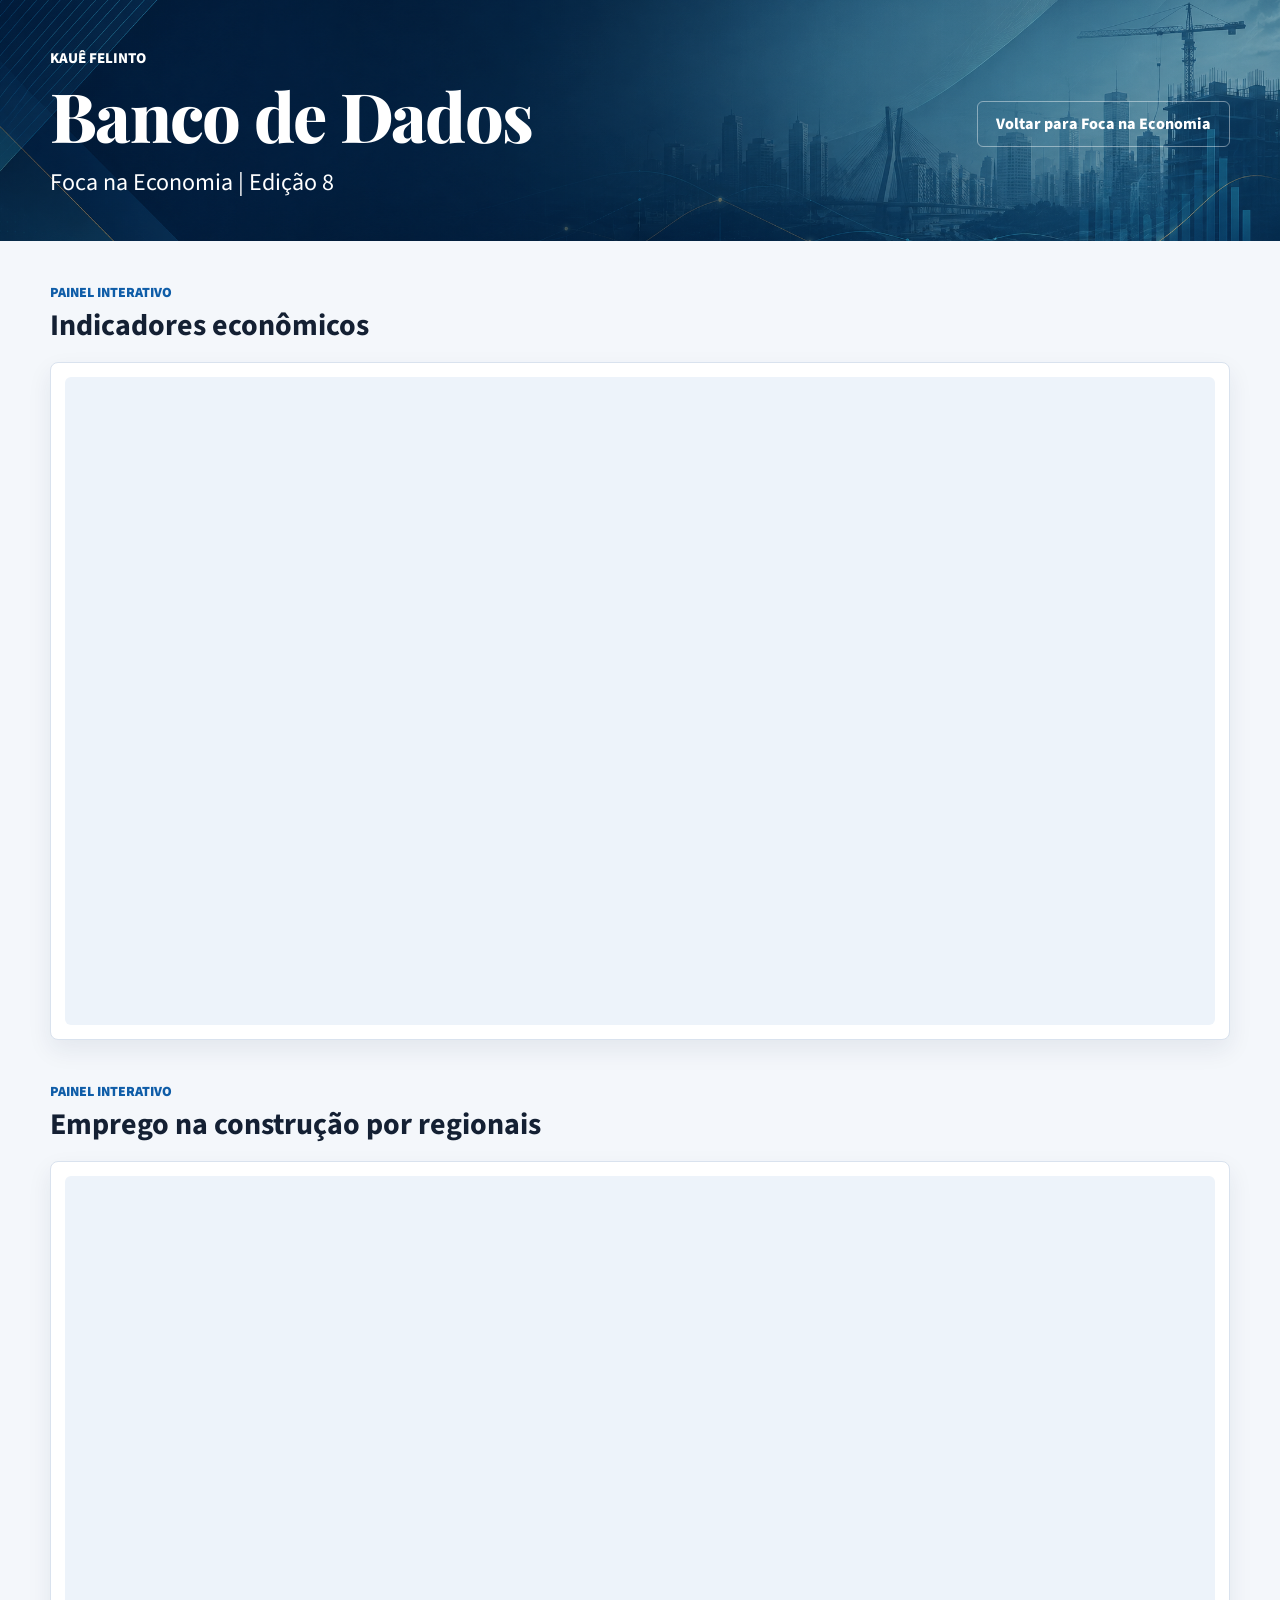
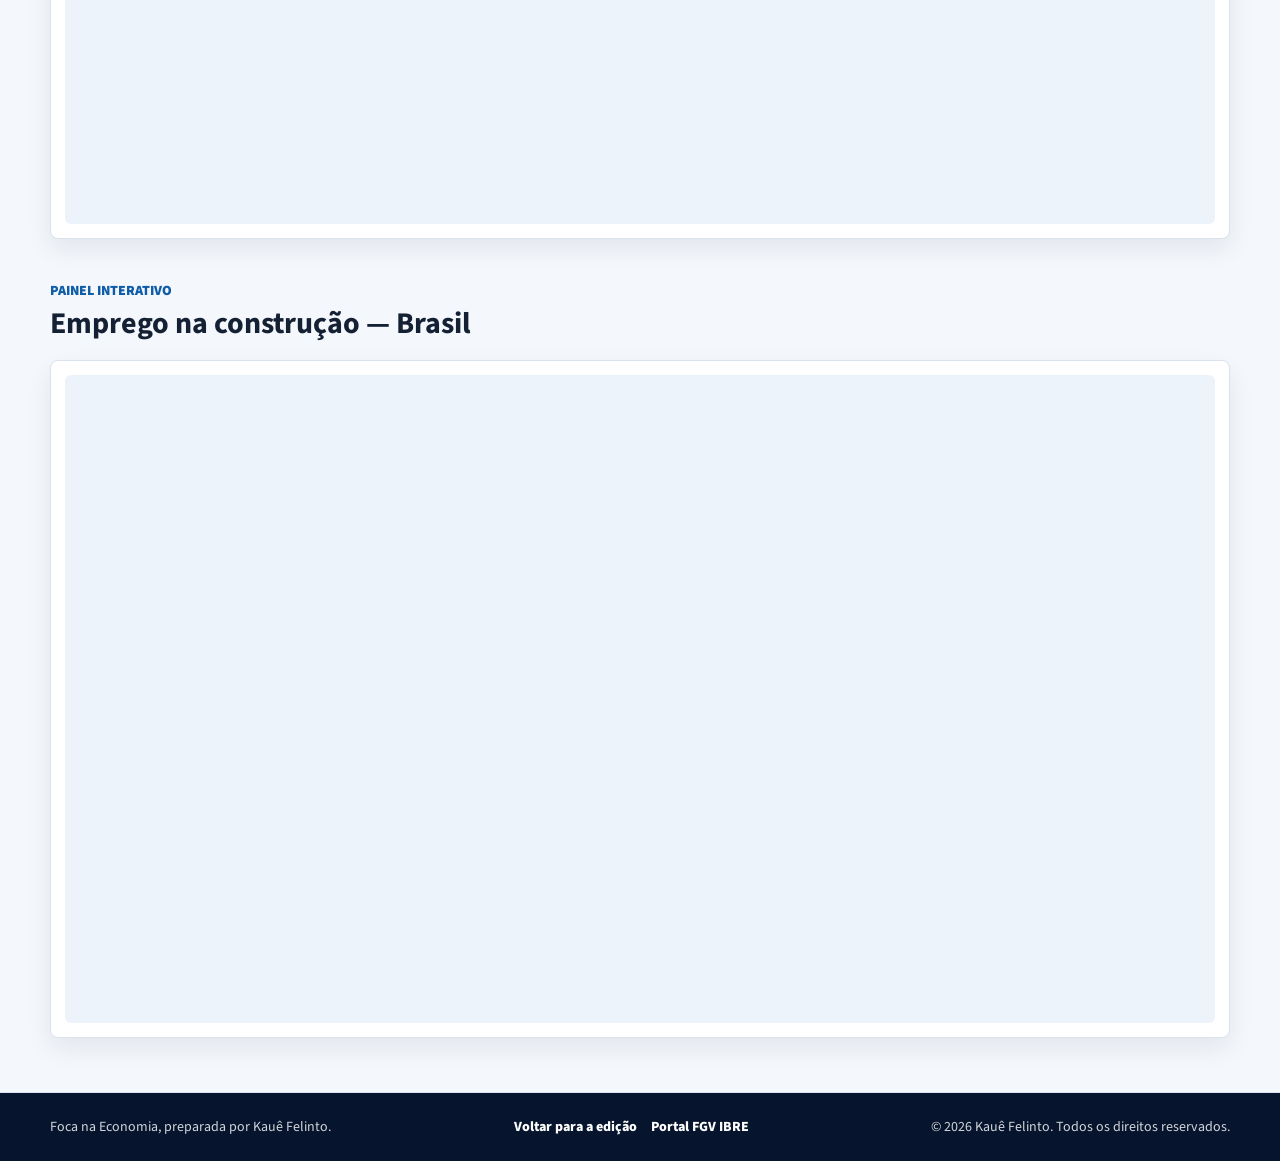
<file: docs/banco_de_dados.html>
<!doctype html>
<html lang="pt-BR">
<head>
    <meta charset="utf-8">
    <meta name="viewport" content="width=device-width, initial-scale=1">
    <title>Banco de Dados | Foca na Economia</title>
    <link rel="stylesheet" href="static/css/newsletter_web.css">
</head>
<body>
    <header class="hero hero--compact">
        <div class="hero__inner">
            <div class="hero__copy">
                <p class="hero__eyebrow">Kauê Felinto</p>
                <h1>Banco de Dados</h1>
                <p class="hero__subtitle">Foca na Economia | Edição 8</p>
            </div>

            <a class="back-button" href="index.html">Voltar para Foca na Economia</a>
        </div>
    </header>

    <main class="page-shell database-page">
        <section class="database-dashboard" aria-labelledby="indicadores-economicos">
            <div class="section-heading">
                <p>Painel interativo</p>
                <h2 id="indicadores-economicos">Indicadores econômicos</h2>
            </div>

            <div class="powerbi-panel">
                <iframe
                    title="banco_de_dados_sinduscon_sp"
                    width="600"
                    height="373.5"
                    src="https://app.powerbi.com/view?r=eyJrIjoiM2YxNDkyN2ItY2VlMi00ZDI5LTgxNzItMjA0ZGU1OTQ4NzA0IiwidCI6IjJjYWJjZGJmLWFmNzAtNGI2NS1iZTE3LTAwMzMzNTQwYmJjOSJ9"
                    frameborder="0"
                    allowfullscreen="true">
                </iframe>
            </div>
        </section>

        <section class="database-dashboard" aria-labelledby="emprego-regionais">
            <div class="section-heading">
                <p>Painel interativo</p>
                <h2 id="emprego-regionais">Emprego na construção por regionais</h2>
            </div>

            <div class="powerbi-panel">
                <iframe
                    title="CAGED"
                    width="600"
                    height="373.5"
                    src="https://app.powerbi.com/view?r=eyJrIjoiNDAxZGE4M2UtMTIwOC00YjEzLWI1NjktNWRiYzljNzM4ZWM0IiwidCI6IjJjYWJjZGJmLWFmNzAtNGI2NS1iZTE3LTAwMzMzNTQwYmJjOSJ9"
                    frameborder="0"
                    loading="lazy"
                    allowfullscreen="true">
                </iframe>
            </div>
        </section>

        <section class="database-dashboard" aria-labelledby="emprego-brasil">
            <div class="section-heading">
                <p>Painel interativo</p>
                <h2 id="emprego-brasil">Emprego na construção — Brasil</h2>
            </div>

            <div class="powerbi-panel">
                <iframe
                    title="CAGED BRASIL"
                    width="600"
                    height="373.5"
                    src="https://app.powerbi.com/view?r=eyJrIjoiNDNlMDU4MTAtYTQ0MC00NjVmLWJmZGUtNDE3ZTdkZWQ2Y2UxIiwidCI6IjJjYWJjZGJmLWFmNzAtNGI2NS1iZTE3LTAwMzMzNTQwYmJjOSJ9"
                    frameborder="0"
                    loading="lazy"
                    allowfullscreen="true">
                </iframe>
            </div>
        </section>
    </main>

    <footer class="footer">
        <div class="page-shell footer__inner">
            <p>Foca na Economia, preparada por Kauê Felinto.</p>
            <nav aria-label="Links do rodapé">
                <a href="index.html">Voltar para a edição</a>
                <a href="https://portalibre.fgv.br/" target="_blank" rel="noopener noreferrer">Portal FGV IBRE</a>
            </nav>
            <p>&copy; 2026 Kauê Felinto. Todos os direitos reservados.</p>
        </div>
    </footer>
</body>
</html>
</file>
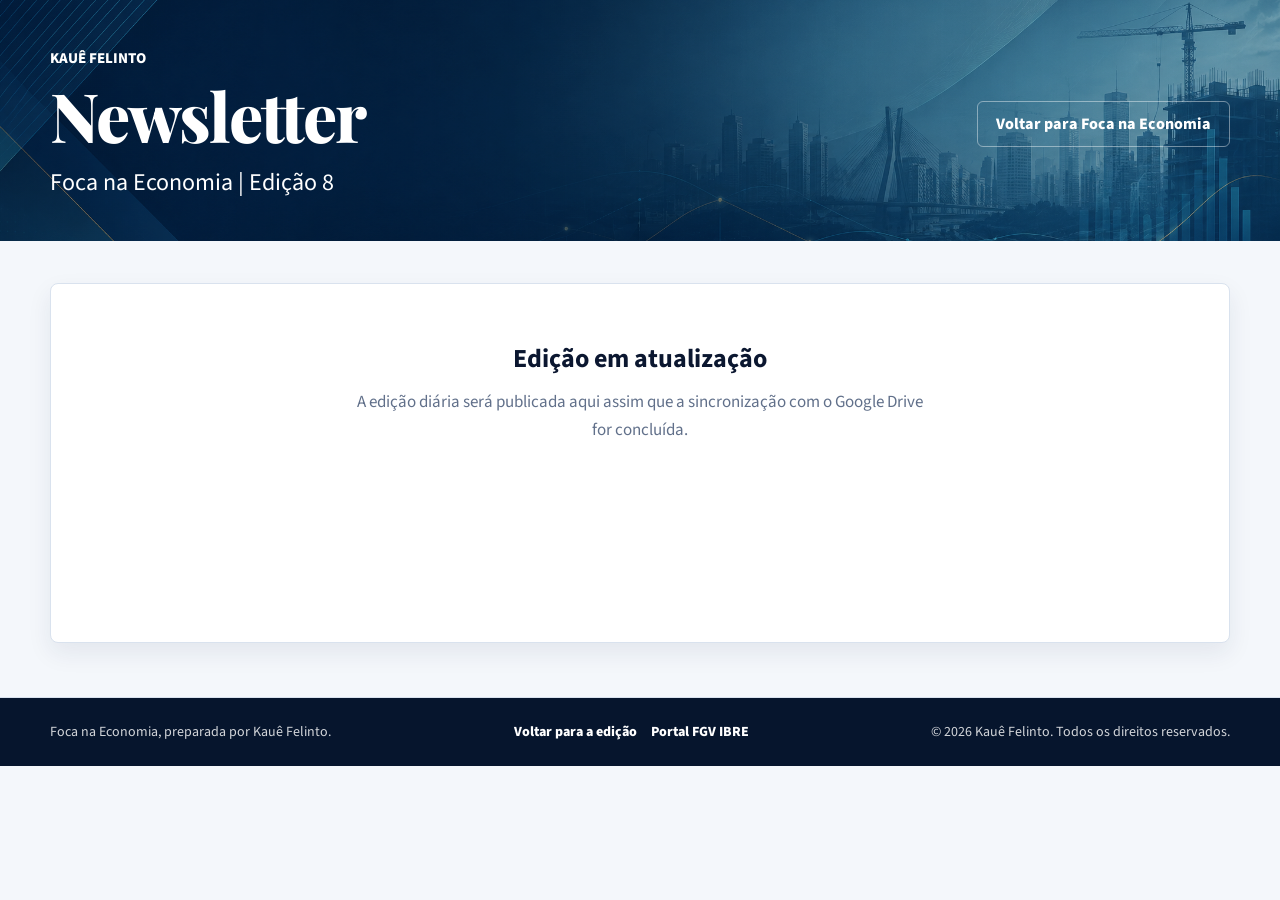
<file: docs/newsletter.html>
<!doctype html>
<html lang="pt-BR">
<head>
    <meta charset="utf-8">
    <meta name="viewport" content="width=device-width, initial-scale=1">
    <title>Newsletter | Foca na Economia</title>
    <link rel="stylesheet" href="static/css/newsletter_web.css">
</head>
<body>
    <header class="hero hero--compact">
        <div class="hero__inner">
            <div class="hero__copy">
                <p class="hero__eyebrow">Kauê Felinto</p>
                <h1>Newsletter</h1>
                <p class="hero__subtitle">Foca na Economia | Edição 8</p>
            </div>
            <a class="back-button" href="index.html">Voltar para Foca na Economia</a>
        </div>
    </header>

    <main class="page-shell embedded-newsletter-page">
        <section class="embedded-newsletter embedded-newsletter--unavailable" aria-labelledby="newsletter-status-title">
            <h2 id="newsletter-status-title">Edição em atualização</h2>
            <p>A edição diária será publicada aqui assim que a sincronização com o Google Drive for concluída.</p>
        </section>
    </main>

    <footer class="footer">
        <div class="page-shell footer__inner">
            <p>Foca na Economia, preparada por Kauê Felinto.</p>
            <nav aria-label="Links do rodapé">
                <a href="index.html">Voltar para a edição</a>
                <a href="https://portalibre.fgv.br/" target="_blank" rel="noopener noreferrer">Portal FGV IBRE</a>
            </nav>
            <p>&copy; 2026 Kauê Felinto. Todos os direitos reservados.</p>
        </div>
    </footer>
</body>
</html>
</file>
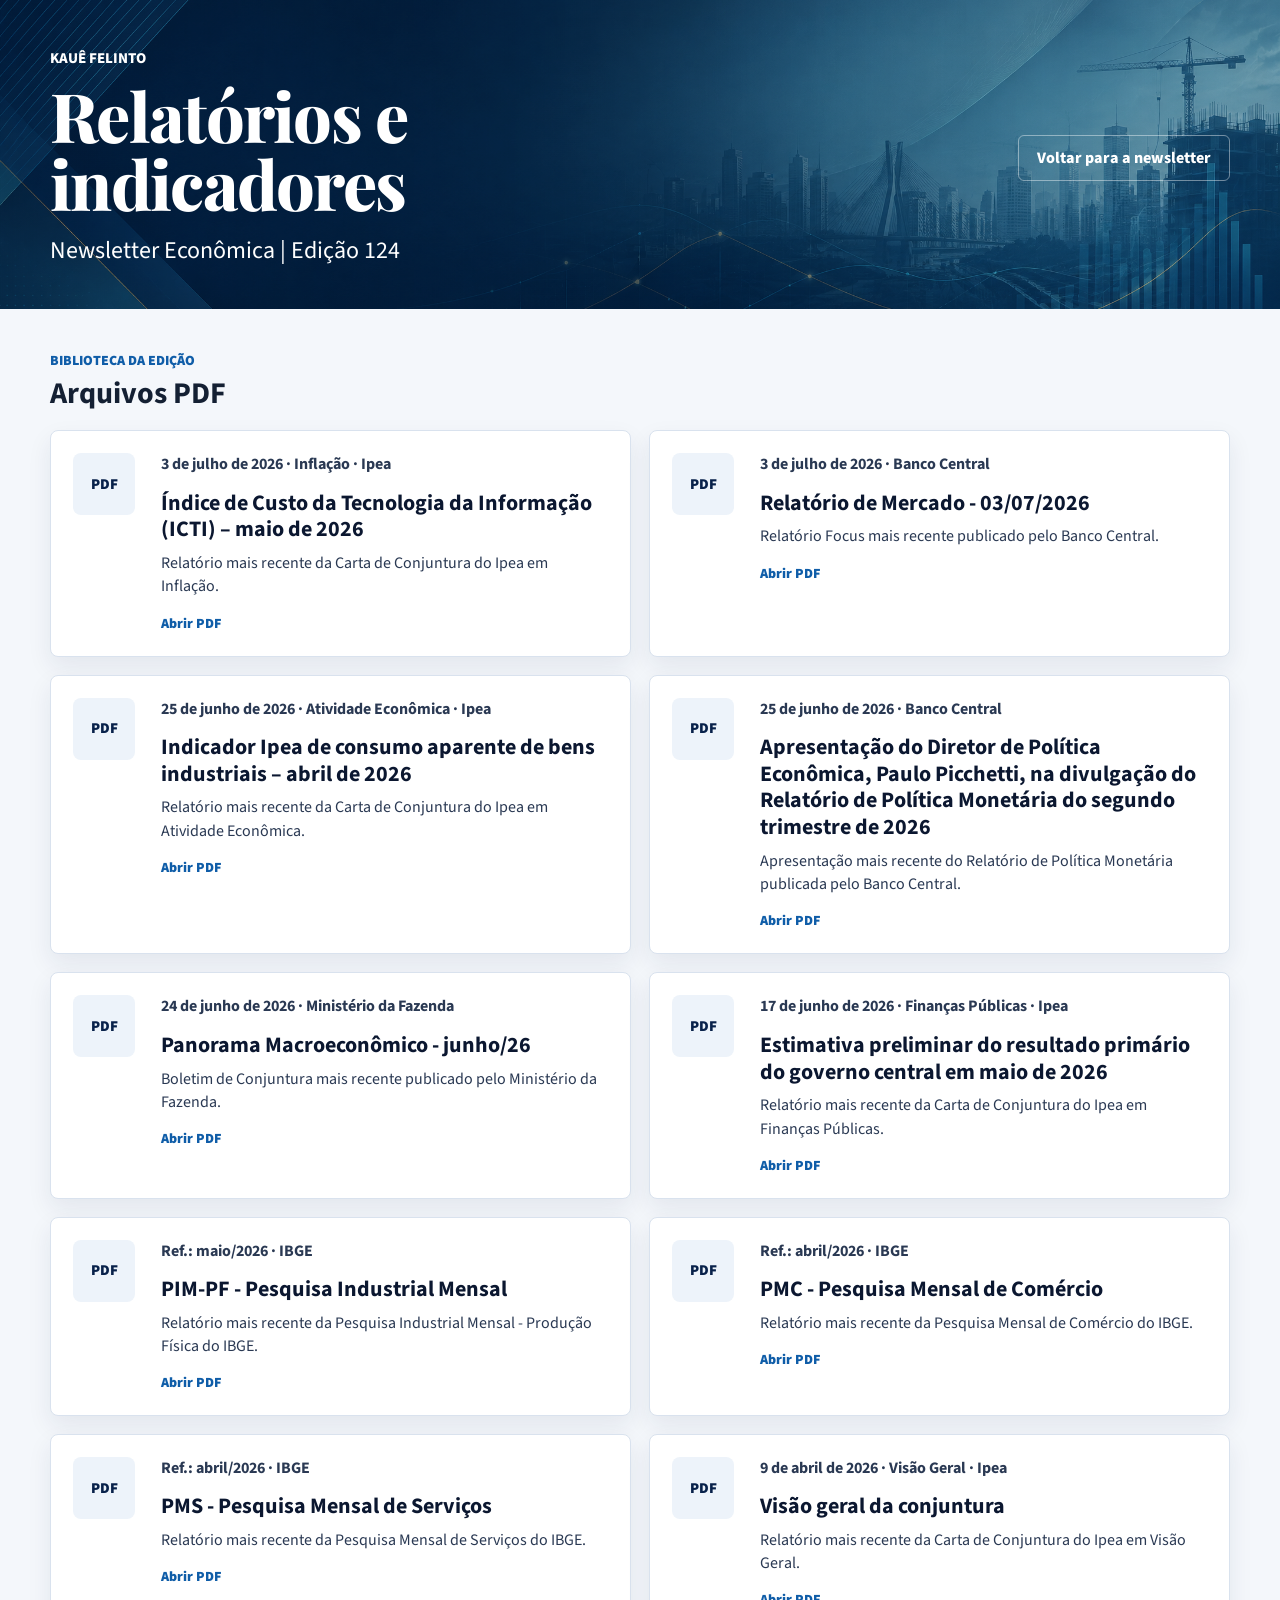
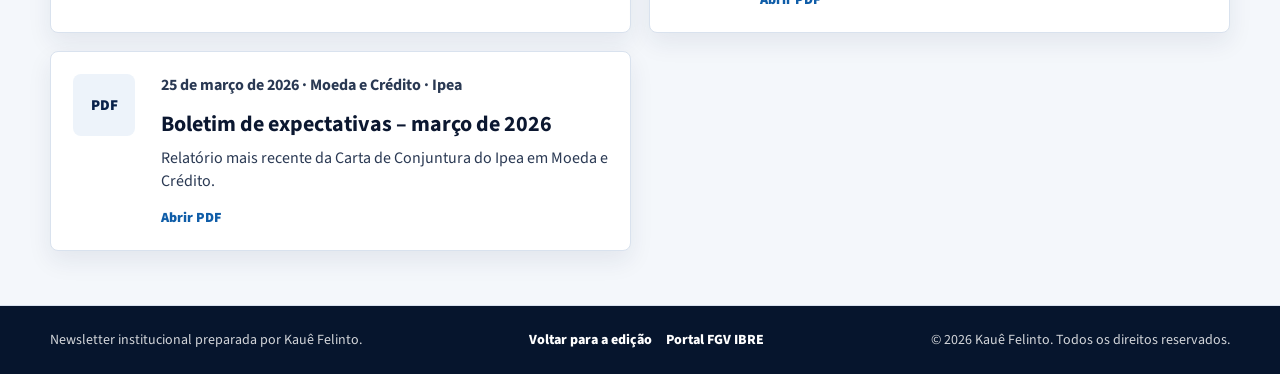
<file: docs/relaorios.html>
<!doctype html>
<html lang="pt-BR">
<head>
    <meta charset="utf-8">
    <meta name="viewport" content="width=device-width, initial-scale=1">
    <title>Relatórios e indicadores | Newsletter Econômica</title>
    <link rel="stylesheet" href="../static/css/newsletter_web.css">
</head>
<body>
    <header class="hero hero--compact">
        <div class="hero__inner">
            <div class="hero__copy">
                <p class="hero__eyebrow">Kauê Felinto</p>
                <h1>Relatórios e indicadores</h1>
                <p class="hero__subtitle">Newsletter Econômica | Edição 124</p>
            </div>

            <a class="back-button" href="newsletter_preview.html">Voltar para a newsletter</a>
        </div>
    </header>

    <main class="page-shell archive-page">
        <div class="section-heading">
            <p>Biblioteca da edição</p>
            <h2>Arquivos PDF</h2>
        </div>

        <section class="report-grid" aria-label="Relatórios em PDF">
            
            <article class="report-card">
                <div class="report-card__icon" aria-hidden="true">PDF</div>
                <div class="report-card__body">
                    <p class="report-card__date">
                        3 de julho de 2026 · Inflação · Ipea
                    </p>
                    <h2>Índice de Custo da Tecnologia da Informação (ICTI) – maio de 2026</h2>
                    <p>Relatório mais recente da Carta de Conjuntura do Ipea em Inflação.</p>
                    
                    <a class="text-link" href="https://www.ipea.gov.br/cartadeconjuntura/wp-content/uploads/2026/07/260703_cc_71_nota_23_icti_maio_26.pdf" target="_blank" rel="noopener noreferrer">Abrir PDF</a>
                    
                </div>
            </article>
            
            <article class="report-card">
                <div class="report-card__icon" aria-hidden="true">PDF</div>
                <div class="report-card__body">
                    <p class="report-card__date">
                        3 de julho de 2026 · Banco Central
                    </p>
                    <h2>Relatório de Mercado - 03/07/2026</h2>
                    <p>Relatório Focus mais recente publicado pelo Banco Central.</p>
                    
                    <a class="text-link" href="https://www.bcb.gov.br/content/focus/focus/R20260703.pdf" target="_blank" rel="noopener noreferrer">Abrir PDF</a>
                    
                </div>
            </article>
            
            <article class="report-card">
                <div class="report-card__icon" aria-hidden="true">PDF</div>
                <div class="report-card__body">
                    <p class="report-card__date">
                        25 de junho de 2026 · Atividade Econômica · Ipea
                    </p>
                    <h2>Indicador Ipea de consumo aparente de bens industriais – abril de 2026</h2>
                    <p>Relatório mais recente da Carta de Conjuntura do Ipea em Atividade Econômica.</p>
                    
                    <a class="text-link" href="https://www.ipea.gov.br/cartadeconjuntura/wp-content/uploads/2026/06/260625_cc_71_nota_21_consumo_aparente.pdf" target="_blank" rel="noopener noreferrer">Abrir PDF</a>
                    
                </div>
            </article>
            
            <article class="report-card">
                <div class="report-card__icon" aria-hidden="true">PDF</div>
                <div class="report-card__body">
                    <p class="report-card__date">
                        25 de junho de 2026 · Banco Central
                    </p>
                    <h2>Apresentação do Diretor de Política Econômica, Paulo Picchetti, na divulgação do Relatório de Política Monetária do segundo trimestre de 2026</h2>
                    <p>Apresentação mais recente do Relatório de Política Monetária publicada pelo Banco Central.</p>
                    
                    <a class="text-link" href="https://www.bcb.gov.br/conteudo/home-ptbr/TextosApresentacoes/RPM_2026_2T.pdf" target="_blank" rel="noopener noreferrer">Abrir PDF</a>
                    
                </div>
            </article>
            
            <article class="report-card">
                <div class="report-card__icon" aria-hidden="true">PDF</div>
                <div class="report-card__body">
                    <p class="report-card__date">
                        24 de junho de 2026 · Ministério da Fazenda
                    </p>
                    <h2>Panorama Macroeconômico - junho/26</h2>
                    <p>Boletim de Conjuntura mais recente publicado pelo Ministério da Fazenda.</p>
                    
                    <a class="text-link" href="https://www.gov.br/fazenda/pt-br/central-de-conteudo/publicacoes/conjuntura-economica/panorama-macroeconomico/defeso-eleitoral-2026/panmacro_spe_slides_-junho2026_sumario_executivo.pdf" target="_blank" rel="noopener noreferrer">Abrir PDF</a>
                    
                </div>
            </article>
            
            <article class="report-card">
                <div class="report-card__icon" aria-hidden="true">PDF</div>
                <div class="report-card__body">
                    <p class="report-card__date">
                        17 de junho de 2026 · Finanças Públicas · Ipea
                    </p>
                    <h2>Estimativa preliminar do resultado primário do governo central em maio de 2026</h2>
                    <p>Relatório mais recente da Carta de Conjuntura do Ipea em Finanças Públicas.</p>
                    
                    <a class="text-link" href="https://www.ipea.gov.br/cartadeconjuntura/wp-content/uploads/2026/06/260617_cc_71_nota_15_siafi1.pdf" target="_blank" rel="noopener noreferrer">Abrir PDF</a>
                    
                </div>
            </article>
            
            <article class="report-card">
                <div class="report-card__icon" aria-hidden="true">PDF</div>
                <div class="report-card__body">
                    <p class="report-card__date">
                        Ref.: maio/2026 · IBGE
                    </p>
                    <h2>PIM-PF - Pesquisa Industrial Mensal</h2>
                    <p>Relatório mais recente da Pesquisa Industrial Mensal - Produção Física do IBGE.</p>
                    
                    <a class="text-link" href="https://biblioteca.ibge.gov.br/visualizacao/periodicos/228/pim_pfbr_2026_maio.pdf" target="_blank" rel="noopener noreferrer">Abrir PDF</a>
                    
                </div>
            </article>
            
            <article class="report-card">
                <div class="report-card__icon" aria-hidden="true">PDF</div>
                <div class="report-card__body">
                    <p class="report-card__date">
                        Ref.: abril/2026 · IBGE
                    </p>
                    <h2>PMC - Pesquisa Mensal de Comércio</h2>
                    <p>Relatório mais recente da Pesquisa Mensal de Comércio do IBGE.</p>
                    
                    <a class="text-link" href="https://biblioteca.ibge.gov.br/visualizacao/periodicos/230/pmc_2026_abr.pdf" target="_blank" rel="noopener noreferrer">Abrir PDF</a>
                    
                </div>
            </article>
            
            <article class="report-card">
                <div class="report-card__icon" aria-hidden="true">PDF</div>
                <div class="report-card__body">
                    <p class="report-card__date">
                        Ref.: abril/2026 · IBGE
                    </p>
                    <h2>PMS - Pesquisa Mensal de Serviços</h2>
                    <p>Relatório mais recente da Pesquisa Mensal de Serviços do IBGE.</p>
                    
                    <a class="text-link" href="https://biblioteca.ibge.gov.br/visualizacao/periodicos/2419/pms_2026_abr.pdf" target="_blank" rel="noopener noreferrer">Abrir PDF</a>
                    
                </div>
            </article>
            
            <article class="report-card">
                <div class="report-card__icon" aria-hidden="true">PDF</div>
                <div class="report-card__body">
                    <p class="report-card__date">
                        9 de abril de 2026 · Visão Geral · Ipea
                    </p>
                    <h2>Visão geral da conjuntura</h2>
                    <p>Relatório mais recente da Carta de Conjuntura do Ipea em Visão Geral.</p>
                    
                    <a class="text-link" href="https://www.ipea.gov.br/cartadeconjuntura/wp-content/uploads/2026/04/260409_cc_70_nota_26_visao_geral_da_conjuntura.pdf" target="_blank" rel="noopener noreferrer">Abrir PDF</a>
                    
                </div>
            </article>
            
            <article class="report-card">
                <div class="report-card__icon" aria-hidden="true">PDF</div>
                <div class="report-card__body">
                    <p class="report-card__date">
                        25 de março de 2026 · Moeda e Crédito · Ipea
                    </p>
                    <h2>Boletim de expectativas – março de 2026</h2>
                    <p>Relatório mais recente da Carta de Conjuntura do Ipea em Moeda e Crédito.</p>
                    
                    <a class="text-link" href="https://www.ipea.gov.br/cartadeconjuntura/wp-content/uploads/2026/03/260325_cc_70_nota_19_boletim_de_expectativas.pdf" target="_blank" rel="noopener noreferrer">Abrir PDF</a>
                    
                </div>
            </article>
            
        </section>
    </main>

    <footer class="footer">
        <div class="page-shell footer__inner">
            <p>Newsletter institucional preparada por Kauê Felinto.</p>
            <nav aria-label="Links do rodapé">
                <a href="newsletter_preview.html">Voltar para a edição</a>
                <a href="https://portalibre.fgv.br/" target="_blank" rel="noopener noreferrer">Portal FGV IBRE</a>
            </nav>
            <p>&copy; 2026 Kauê Felinto. Todos os direitos reservados.</p>
        </div>
    </footer>
</body>
</html>
</file>
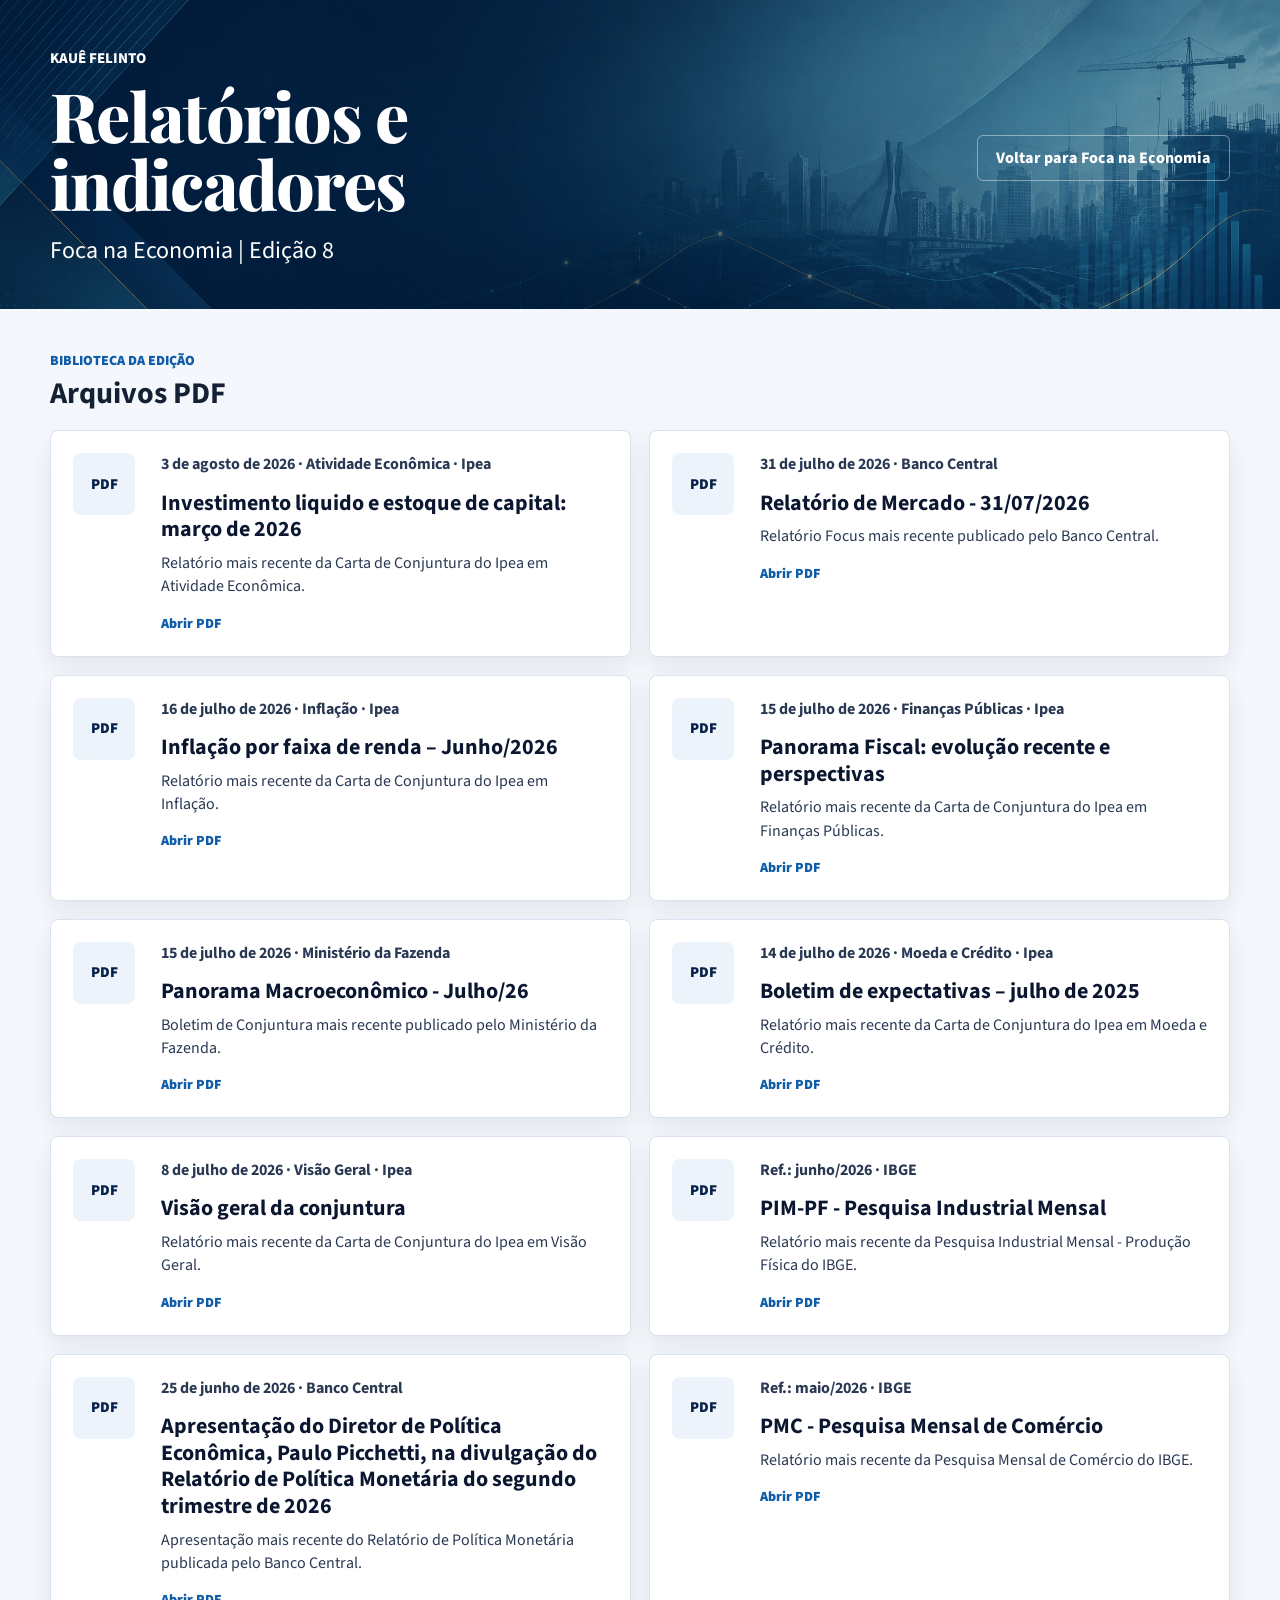
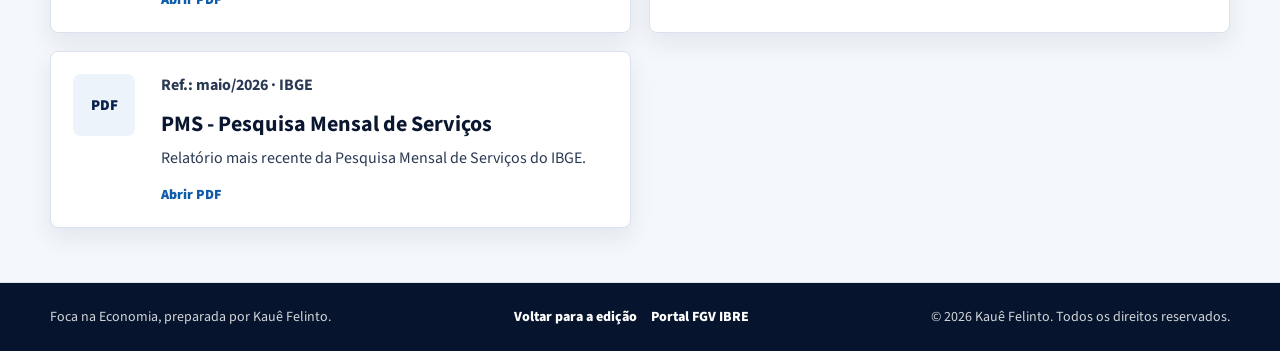
<file: docs/relatorios.html>
<!doctype html>
<html lang="pt-BR">
<head>
    <meta charset="utf-8">
    <meta name="viewport" content="width=device-width, initial-scale=1">
    <title>Relatórios e indicadores | Foca na Economia</title>
    <link rel="stylesheet" href="static/css/newsletter_web.css">
</head>
<body>
    <header class="hero hero--compact">
        <div class="hero__inner">
            <div class="hero__copy">
                <p class="hero__eyebrow">Kauê Felinto</p>
                <h1>Relatórios e indicadores</h1>
                <p class="hero__subtitle">Foca na Economia | Edição 8</p>
            </div>

            <a class="back-button" href="index.html">Voltar para Foca na Economia</a>
        </div>
    </header>

    <main class="page-shell archive-page">
        <div class="section-heading">
            <p>Biblioteca da edição</p>
            <h2>Arquivos PDF</h2>
        </div>

        <section class="report-grid" aria-label="Relatórios em PDF">
            
            <article class="report-card">
                <div class="report-card__icon" aria-hidden="true">PDF</div>
                <div class="report-card__body">
                    <p class="report-card__date" title="3 de agosto de 2026 · Atividade Econômica · Ipea">
                        3 de agosto de 2026 · Atividade Econômica · Ipea
                    </p>
                    <h2>Investimento liquido e estoque de capital: março de 2026</h2>
                    <p>Relatório mais recente da Carta de Conjuntura do Ipea em Atividade Econômica.</p>
                    
                    <a class="text-link" href="https://www.ipea.gov.br/cartadeconjuntura/wp-content/uploads/2026/08/Nota-1-Investimento-líquido-e-estoque-de-capital.pdf" target="_blank" rel="noopener noreferrer">Abrir PDF</a>
                    
                </div>
            </article>
            
            <article class="report-card">
                <div class="report-card__icon" aria-hidden="true">PDF</div>
                <div class="report-card__body">
                    <p class="report-card__date" title="31 de julho de 2026 · Banco Central">
                        31 de julho de 2026 · Banco Central
                    </p>
                    <h2>Relatório de Mercado - 31/07/2026</h2>
                    <p>Relatório Focus mais recente publicado pelo Banco Central.</p>
                    
                    <a class="text-link" href="https://www.bcb.gov.br/content/focus/focus/R20260731.pdf" target="_blank" rel="noopener noreferrer">Abrir PDF</a>
                    
                </div>
            </article>
            
            <article class="report-card">
                <div class="report-card__icon" aria-hidden="true">PDF</div>
                <div class="report-card__body">
                    <p class="report-card__date" title="16 de julho de 2026 · Inflação · Ipea">
                        16 de julho de 2026 · Inflação · Ipea
                    </p>
                    <h2>Inflação por faixa de renda – Junho/2026</h2>
                    <p>Relatório mais recente da Carta de Conjuntura do Ipea em Inflação.</p>
                    
                    <a class="text-link" href="https://www.ipea.gov.br/cartadeconjuntura/wp-content/uploads/2026/07/260716_nota_30_IFR_jun26.pdf" target="_blank" rel="noopener noreferrer">Abrir PDF</a>
                    
                </div>
            </article>
            
            <article class="report-card">
                <div class="report-card__icon" aria-hidden="true">PDF</div>
                <div class="report-card__body">
                    <p class="report-card__date" title="15 de julho de 2026 · Finanças Públicas · Ipea">
                        15 de julho de 2026 · Finanças Públicas · Ipea
                    </p>
                    <h2>Panorama Fiscal: evolução recente e perspectivas</h2>
                    <p>Relatório mais recente da Carta de Conjuntura do Ipea em Finanças Públicas.</p>
                    
                    <a class="text-link" href="https://www.ipea.gov.br/cartadeconjuntura/wp-content/uploads/2026/07/260715_nota-29_panorama_fiscal.pdf" target="_blank" rel="noopener noreferrer">Abrir PDF</a>
                    
                </div>
            </article>
            
            <article class="report-card">
                <div class="report-card__icon" aria-hidden="true">PDF</div>
                <div class="report-card__body">
                    <p class="report-card__date" title="15 de julho de 2026 · Ministério da Fazenda">
                        15 de julho de 2026 · Ministério da Fazenda
                    </p>
                    <h2>Panorama Macroeconômico - Julho/26</h2>
                    <p>Boletim de Conjuntura mais recente publicado pelo Ministério da Fazenda.</p>
                    
                    <a class="text-link" href="https://www.gov.br/fazenda/pt-br/central-de-conteudo/publicacoes/conjuntura-economica/panorama-macroeconomico/defeso-eleitoral-2026/panmacro_slides_julho_2026.pdf" target="_blank" rel="noopener noreferrer">Abrir PDF</a>
                    
                </div>
            </article>
            
            <article class="report-card">
                <div class="report-card__icon" aria-hidden="true">PDF</div>
                <div class="report-card__body">
                    <p class="report-card__date" title="14 de julho de 2026 · Moeda e Crédito · Ipea">
                        14 de julho de 2026 · Moeda e Crédito · Ipea
                    </p>
                    <h2>Boletim de expectativas – julho de 2025</h2>
                    <p>Relatório mais recente da Carta de Conjuntura do Ipea em Moeda e Crédito.</p>
                    
                    <a class="text-link" href="https://www.ipea.gov.br/cartadeconjuntura/wp-content/uploads/2026/07/260714_Nota-27-Boletim-de-expectativas.pdf" target="_blank" rel="noopener noreferrer">Abrir PDF</a>
                    
                </div>
            </article>
            
            <article class="report-card">
                <div class="report-card__icon" aria-hidden="true">PDF</div>
                <div class="report-card__body">
                    <p class="report-card__date" title="8 de julho de 2026 · Visão Geral · Ipea">
                        8 de julho de 2026 · Visão Geral · Ipea
                    </p>
                    <h2>Visão geral da conjuntura</h2>
                    <p>Relatório mais recente da Carta de Conjuntura do Ipea em Visão Geral.</p>
                    
                    <a class="text-link" href="https://www.ipea.gov.br/cartadeconjuntura/wp-content/uploads/2026/07/260708_cc_71_nota_24_visao_geral.pdf" target="_blank" rel="noopener noreferrer">Abrir PDF</a>
                    
                </div>
            </article>
            
            <article class="report-card">
                <div class="report-card__icon" aria-hidden="true">PDF</div>
                <div class="report-card__body">
                    <p class="report-card__date" title="Ref.: junho/2026 · IBGE">
                        Ref.: junho/2026 · IBGE
                    </p>
                    <h2>PIM-PF - Pesquisa Industrial Mensal</h2>
                    <p>Relatório mais recente da Pesquisa Industrial Mensal - Produção Física do IBGE.</p>
                    
                    <a class="text-link" href="https://biblioteca.ibge.gov.br/visualizacao/periodicos/228/pim_pfbr_2026_jun.pdf" target="_blank" rel="noopener noreferrer">Abrir PDF</a>
                    
                </div>
            </article>
            
            <article class="report-card">
                <div class="report-card__icon" aria-hidden="true">PDF</div>
                <div class="report-card__body">
                    <p class="report-card__date" title="25 de junho de 2026 · Banco Central">
                        25 de junho de 2026 · Banco Central
                    </p>
                    <h2>Apresentação do Diretor de Política Econômica, Paulo Picchetti, na divulgação do Relatório de Política Monetária do segundo trimestre de 2026</h2>
                    <p>Apresentação mais recente do Relatório de Política Monetária publicada pelo Banco Central.</p>
                    
                    <a class="text-link" href="https://www.bcb.gov.br/conteudo/home-ptbr/TextosApresentacoes/RPM_2026_2T.pdf" target="_blank" rel="noopener noreferrer">Abrir PDF</a>
                    
                </div>
            </article>
            
            <article class="report-card">
                <div class="report-card__icon" aria-hidden="true">PDF</div>
                <div class="report-card__body">
                    <p class="report-card__date" title="Ref.: maio/2026 · IBGE">
                        Ref.: maio/2026 · IBGE
                    </p>
                    <h2>PMC - Pesquisa Mensal de Comércio</h2>
                    <p>Relatório mais recente da Pesquisa Mensal de Comércio do IBGE.</p>
                    
                    <a class="text-link" href="https://biblioteca.ibge.gov.br/visualizacao/periodicos/230/pmc_2026_maio.pdf" target="_blank" rel="noopener noreferrer">Abrir PDF</a>
                    
                </div>
            </article>
            
            <article class="report-card">
                <div class="report-card__icon" aria-hidden="true">PDF</div>
                <div class="report-card__body">
                    <p class="report-card__date" title="Ref.: maio/2026 · IBGE">
                        Ref.: maio/2026 · IBGE
                    </p>
                    <h2>PMS - Pesquisa Mensal de Serviços</h2>
                    <p>Relatório mais recente da Pesquisa Mensal de Serviços do IBGE.</p>
                    
                    <a class="text-link" href="https://biblioteca.ibge.gov.br/visualizacao/periodicos/2419/pms_2026_maio.pdf" target="_blank" rel="noopener noreferrer">Abrir PDF</a>
                    
                </div>
            </article>
            
        </section>
    </main>

    <footer class="footer">
        <div class="page-shell footer__inner">
            <p>Foca na Economia, preparada por Kauê Felinto.</p>
            <nav aria-label="Links do rodapé">
                <a href="index.html">Voltar para a edição</a>
                <a href="https://portalibre.fgv.br/" target="_blank" rel="noopener noreferrer">Portal FGV IBRE</a>
            </nav>
            <p>&copy; 2026 Kauê Felinto. Todos os direitos reservados.</p>
        </div>
    </footer>
</body>
</html>
</file>
<file: docs/static/css/newsletter_web.css>
@import url("https://fonts.googleapis.com/css2?family=Playfair+Display:wght@700;800&family=Source+Sans+3:wght@400;500;600;700&display=swap");

:root {
    --font-display: "Playfair Display", Georgia, serif;
    --font-sans: "Source Sans 3", Arial, sans-serif;
    --color-navy: #071f41;
    --color-blue: #0f3a68;
    --color-text: #142033;
    --color-muted: #5d6878;
    --color-border: #d8dee8;
    --color-surface: #ffffff;
    --color-surface-soft: #f6f8fb;
    --color-positive: #16833a;
    --color-negative: #c43131;
    --blue-950: #06152d;
    --blue-900: #08214a;
    --blue-800: #0c3369;
    --blue-700: #0f5da8;
    --blue-100: #e8f2fc;
    --ink: #0b1730;
    --muted: #61708a;
    --line: #d9e2ee;
    --page: #f4f7fb;
    --white: #ffffff;
    --green: #16824a;
    --red: #bd2f36;
    --neutral: #49647f;
    --shadow-soft: 0 10px 24px rgba(20, 39, 72, 0.08);
    font-family: var(--font-sans);
}

* {
    box-sizing: border-box;
}

body {
    margin: 0;
    background: var(--page);
    color: var(--color-text);
    font-family: var(--font-sans);
}

a {
    color: inherit;
    text-decoration: none;
}

a:hover {
    color: var(--blue-700);
}

.sr-only {
    position: absolute;
    width: 1px;
    height: 1px;
    padding: 0;
    margin: -1px;
    overflow: hidden;
    clip: rect(0, 0, 0, 0);
    white-space: nowrap;
    border: 0;
}

.page-shell {
    width: min(1180px, calc(100% - 40px));
    margin: 0 auto;
}

.hero {
    color: var(--white);
    background:
        linear-gradient(90deg, rgba(6, 21, 45, 0.22), rgba(6, 21, 45, 0.02)),
        url("../img/topo-newsletter-economica.png");
    background-position: center;
    background-size: cover;
}

.hero__inner {
    display: grid;
    grid-template-columns: minmax(0, 1fr) minmax(440px, 520px);
    gap: 32px;
    align-items: end;
    width: min(1180px, calc(100% - 40px));
    min-height: 290px;
    margin: 0 auto;
    padding: 48px 0 42px;
}

.hero--compact .hero__inner {
    min-height: 230px;
    align-items: center;
}

.hero__eyebrow {
    margin: 0 0 12px;
    color: var(--white);
    font-size: 15px;
    font-weight: 800;
    letter-spacing: 0;
    text-transform: uppercase;
}

.hero h1 {
    margin: 0;
    font-family: var(--font-display);
    font-size: clamp(42px, 6vw, 68px);
    font-weight: 800;
    line-height: 1;
    letter-spacing: -0.025em;
}

.hero__subtitle {
    max-width: 640px;
    margin: 18px 0 0;
    color: var(--white);
    font-size: 24px;
    line-height: 1.35;
}

.edition-card {
    display: grid;
    grid-template-columns: repeat(3, minmax(120px, 1fr));
    align-items: center;
    gap: 0;
    margin: 0;
    padding: 0;
    border: 0;
    background: transparent;
    box-shadow: none;
    color: var(--white);
}

.back-button {
    justify-self: end;
    display: inline-flex;
    align-items: center;
    min-height: 46px;
    padding: 0 18px;
    border: 1px solid rgba(255, 255, 255, 0.42);
    border-radius: 6px;
    color: var(--white);
    font-size: 16px;
    font-weight: 800;
}

.back-button:hover {
    color: var(--white);
    background: rgba(255, 255, 255, 0.12);
}

.edition-card__item,
.edition-card > div {
    position: relative;
    display: grid;
    justify-items: center;
    gap: 0.35rem;
    padding: 0.35rem 1.35rem;
    text-align: center;
}

.edition-card__item:not(:first-child)::before,
.edition-card > div:not(:first-child)::before {
    content: "";
    position: absolute;
    left: 0;
    top: 10%;
    bottom: 10%;
    width: 1px;
    background: rgba(255, 255, 255, 0.42);
}

.edition-card__icon {
    display: grid;
    width: 23px;
    height: 23px;
    place-items: center;
    color: var(--white);
    opacity: 0.9;
}

.edition-card__icon svg,
.highlight-card__icon svg {
    width: 100%;
    height: 100%;
    fill: none;
    stroke: currentColor;
    stroke-width: 1.8;
    stroke-linecap: round;
    stroke-linejoin: round;
}

.edition-card dt {
    margin: 0;
    color: var(--white);
    font-size: 0.76rem;
    font-weight: 700;
    line-height: 1.1;
    letter-spacing: 0.08em;
    text-transform: uppercase;
}

.edition-card dd {
    margin: 0;
    color: var(--white);
    font-size: 0.98rem;
    font-weight: 700;
    line-height: 1.2;
    text-align: center;
}

.indicator-strip {
    border-top: 1px solid var(--color-border);
    border-bottom: 1px solid var(--color-border);
    background: rgba(255, 255, 255, 0.92);
}

.indicator-track {
    display: grid;
    grid-template-columns: repeat(auto-fit, minmax(110px, 1fr));
    align-items: center;
}

.indicator {
    position: relative;
    min-width: 0;
    padding: 1rem 1.1rem;
    border: 0;
    border-radius: 0;
    background: transparent;
    box-shadow: none;
    text-align: center;
}

.indicator:not(:first-child)::before {
    content: "";
    position: absolute;
    left: 0;
    top: 22%;
    bottom: 22%;
    width: 1px;
    background: rgba(7, 31, 65, 0.14);
}

.indicator h3 {
    margin: 0 0 0.35rem;
    color: var(--color-text);
    font-family: var(--font-sans);
    font-size: 0.88rem;
    font-weight: 600;
    letter-spacing: 0;
}

.indicator__value {
    margin: 0;
    color: var(--color-text);
    font-family: var(--font-sans);
    font-size: 1.08rem;
    font-weight: 700;
}

.indicator__change {
    display: inline-flex;
    align-items: center;
    justify-content: center;
    gap: 0.35rem;
    margin: 0.45rem 0 0;
    color: var(--color-muted);
    font-family: var(--font-sans);
    font-size: 0.9rem;
    font-weight: 500;
}

.indicator__date {
    margin: 0.35rem 0 0;
    color: var(--color-muted);
    font-family: var(--font-sans);
    font-size: 0.72rem;
    font-weight: 500;
    line-height: 1.2;
    opacity: 0.72;
}

.indicator__change::before {
    content: "-";
    font-size: 0.95rem;
    line-height: 1;
}

.indicator--alta .indicator__change::before {
    content: "⌃";
}

.indicator--queda .indicator__change::before {
    content: "⌄";
}

.indicator--alta .indicator__change {
    color: var(--color-positive);
}

.indicator--queda .indicator__change {
    color: var(--color-negative);
}

.indicator--neutra .indicator__change {
    color: var(--color-muted);
}

.highlights {
    padding: 34px 0 24px;
}

.section-heading {
    margin-bottom: 18px;
}

.section-heading p {
    margin: 0 0 5px;
    color: var(--blue-700);
    font-size: 14px;
    font-weight: 900;
    letter-spacing: 0;
    text-transform: uppercase;
}

.section-heading h2 {
    margin: 0;
    font-size: 30px;
    font-family: var(--font-sans);
    font-weight: 700;
    line-height: 1.2;
    letter-spacing: 0;
}

.highlight-grid {
    display: grid;
    grid-template-columns: repeat(3, minmax(0, 1fr));
    gap: 1.4rem;
}

.highlight-card {
    position: relative;
    display: grid;
    grid-template-columns: auto 1fr;
    gap: 1.1rem;
    align-items: center;
    min-height: 112px;
    padding: 1.25rem 1.35rem;
    overflow: hidden;
    border: 1px solid var(--color-border);
    border-radius: 10px;
    background: var(--color-surface);
    box-shadow: none;
}

.highlight-card::before {
    content: "";
    position: absolute;
    left: 0;
    top: 0;
    bottom: 0;
    width: 4px;
    background: var(--color-navy);
}

.highlight-card__icon {
    display: grid;
    width: 52px;
    height: 52px;
    place-items: center;
    border-radius: 999px;
    background: #eef2f7;
    color: var(--color-navy);
    flex: 0 0 auto;
}

.highlight-card__icon svg {
    width: 28px;
    height: 28px;
}

.highlight-card__content {
    min-width: 0;
}

.highlight-card span {
    display: block;
    margin-bottom: 0.35rem;
    color: var(--color-navy);
    font-family: var(--font-sans);
    font-size: 1rem;
    font-weight: 700;
}

.highlight-card p {
    margin: 0;
    color: var(--color-text);
    font-size: 0.98rem;
    line-height: 1.45;
}

.content-layout {
    display: grid;
    grid-template-columns: minmax(0, 1fr) 330px;
    gap: 28px;
    align-items: start;
    padding: 18px 0 46px;
}

.news-list {
    display: grid;
    gap: 16px;
}

.news-item {
    display: grid;
    grid-template-columns: 220px minmax(0, 1fr);
    gap: 20px;
    padding: 14px;
    border: 1px solid var(--line);
    border-radius: 8px;
    background: var(--white);
    box-shadow: var(--shadow-soft);
}

.news-item__image-link {
    display: block;
    min-height: 150px;
}

.news-item img {
    width: 100%;
    height: 100%;
    min-height: 150px;
    border-radius: 6px;
    object-fit: cover;
    background: #dbe6f2;
}

.news-item__body {
    min-width: 0;
}

.news-item__meta {
    display: flex;
    flex-wrap: wrap;
    gap: 10px;
    align-items: center;
    margin-bottom: 10px;
}

.topic-badge {
    display: inline-flex;
    padding: 5px 9px;
    border-radius: 999px;
    background: #edf5ff;
    color: var(--blue-800);
    font-size: 12px;
    font-weight: 900;
}

.news-item time {
    color: var(--muted);
    font-size: 13px;
}

.news-item h3 {
    margin: 0 0 9px;
    font-size: 21px;
    line-height: 1.25;
    letter-spacing: 0;
}

.news-item p {
    margin: 0 0 14px;
    color: #2a3953;
    font-size: 16px;
    line-height: 1.5;
}

.text-link {
    color: var(--blue-700);
    font-size: 14px;
    font-weight: 900;
}

.more-news-cta {
    display: flex;
    justify-content: center;
    padding: 22px 0 0;
}

.more-news-button {
    display: inline-flex;
    gap: 10px;
    align-items: center;
    justify-content: center;
    min-height: 48px;
    padding: 0 22px;
    border: 1px solid var(--blue-800);
    border-radius: 6px;
    background: var(--blue-900);
    color: var(--white);
    font-size: 17px;
    font-weight: 800;
}

.more-news-button:hover {
    color: var(--white);
    background: var(--blue-800);
}

.more-news-button span {
    font-size: 22px;
    line-height: 1;
}

.archive-page {
    padding: 42px 0 54px;
}

.archive-grid {
    display: grid;
    grid-template-columns: repeat(3, minmax(0, 1fr));
    gap: 20px;
}

.archive-card {
    display: grid;
    border: 1px solid var(--line);
    border-radius: 8px;
    overflow: hidden;
    background: var(--white);
    box-shadow: var(--shadow-soft);
}

.archive-card img {
    width: 100%;
    height: 210px;
    object-fit: cover;
    background: #dbe6f2;
}

.archive-card__body {
    padding: 20px;
}

.archive-card h2 {
    margin: 0 0 10px;
    font-size: 23px;
    line-height: 1.25;
    letter-spacing: 0;
}

.archive-card p {
    margin: 0 0 14px;
    color: #2a3953;
    font-size: 16px;
    line-height: 1.5;
}

.report-grid {
    display: grid;
    grid-template-columns: repeat(2, minmax(0, 1fr));
    gap: 18px;
}

.report-card {
    display: grid;
    grid-template-columns: 70px minmax(0, 1fr);
    gap: 18px;
    align-items: start;
    padding: 22px;
    border: 1px solid var(--line);
    border-radius: 8px;
    background: var(--white);
    box-shadow: var(--shadow-soft);
}

.report-card__icon {
    display: grid;
    width: 62px;
    height: 62px;
    place-items: center;
    border-radius: 8px;
    background: #edf3fa;
    color: var(--blue-900);
    font-size: 15px;
    font-weight: 900;
}

.report-card__date {
    margin: 0 0 6px;
    color: var(--muted);
    font-size: 13px;
    font-weight: 700;
}

.report-card h2 {
    margin: 0 0 9px;
    color: var(--ink);
    font-size: 22px;
    line-height: 1.22;
}

.report-card p {
    margin: 0 0 13px;
    color: #2a3953;
    font-size: 16px;
    line-height: 1.45;
}

.report-card__pending {
    display: inline-flex;
    color: var(--muted);
    font-size: 14px;
    font-weight: 800;
}

.side-column {
    display: grid;
    gap: 18px;
}

.side-block {
    padding: 22px;
    border: 1px solid var(--line);
    border-radius: 8px;
    background: var(--white);
}

.side-block__header {
    display: flex;
    align-items: center;
    justify-content: space-between;
    gap: 14px;
    margin-bottom: 16px;
}

.side-block__header h2 {
    margin: 0;
}

.side-block__arrow {
    display: grid;
    width: 36px;
    height: 36px;
    flex: 0 0 auto;
    place-items: center;
    border: 1px solid var(--line);
    border-radius: 999px;
    color: var(--blue-900);
    font-size: 22px;
    font-weight: 900;
}

.side-block__arrow:hover {
    border-color: var(--blue-700);
    background: #edf5ff;
    color: var(--blue-700);
}

.side-block--blue {
    border-color: #173c76;
    background: linear-gradient(180deg, var(--blue-900), var(--blue-950));
    color: var(--white);
}

.side-block h2 {
    margin: 0 0 16px;
    font-size: 20px;
    line-height: 1.25;
    letter-spacing: 0;
}

.side-block ul {
    display: grid;
    gap: 12px;
    margin: 0;
    padding: 0;
    list-style: none;
}

.side-block li {
    padding-bottom: 12px;
    border-bottom: 1px solid rgba(97, 112, 138, 0.2);
    color: #23334e;
    font-size: 15px;
    line-height: 1.4;
}

.side-block li:last-child {
    border-bottom: 0;
    padding-bottom: 0;
}

.side-report-link {
    display: grid;
    gap: 4px;
}

.side-report-link span {
    color: #23334e;
    font-weight: 700;
}

.side-report-link small {
    color: var(--muted);
    font-size: 12px;
    font-weight: 700;
    line-height: 1.2;
}

.side-block--blue li {
    border-bottom-color: rgba(255, 255, 255, 0.16);
    color: rgba(255, 255, 255, 0.9);
}

.side-block--blue a:hover {
    color: #8cc7ff;
}

.database-card {
    display: grid;
    grid-template-columns: 44px minmax(0, 1fr);
    gap: 14px;
    align-items: center;
    min-height: 82px;
    padding: 18px;
    border: 1px solid var(--line);
    border-radius: 8px;
    background: var(--white);
    color: var(--blue-900);
    box-shadow: var(--shadow-soft);
    font-size: 18px;
    font-weight: 900;
}

.database-card:hover {
    border-color: var(--blue-700);
    background: #f7fbff;
    color: var(--blue-700);
}

.database-card__icon {
    display: grid;
    width: 44px;
    height: 44px;
    place-items: center;
    border-radius: 8px;
    background: #edf3fa;
    color: currentColor;
}

.database-card__icon svg {
    width: 25px;
    height: 25px;
    fill: none;
    stroke: currentColor;
    stroke-width: 1.8;
    stroke-linecap: round;
    stroke-linejoin: round;
}

.release-calendar {
    display: grid;
    gap: 14px;
    padding: 18px;
    border: 1px solid var(--line);
    border-radius: 8px;
    background: var(--white);
    box-shadow: var(--shadow-soft);
}

.release-calendar__header {
    display: flex;
    gap: 12px;
    align-items: flex-start;
    justify-content: space-between;
}

.release-calendar__header p {
    margin: 0 0 4px;
    color: var(--blue-700);
    font-size: 12px;
    font-weight: 900;
    text-transform: uppercase;
}

.release-calendar__header h2 {
    margin: 0;
    color: var(--ink);
    font-size: 19px;
    line-height: 1.2;
}

.release-calendar__controls {
    display: flex;
    gap: 6px;
}

.release-calendar__button {
    display: grid;
    width: 32px;
    height: 32px;
    place-items: center;
    border: 1px solid var(--line);
    border-radius: 999px;
    background: var(--white);
    color: var(--blue-900);
    cursor: pointer;
    font-size: 22px;
    font-weight: 900;
    line-height: 1;
}

.release-calendar__button:hover:not(:disabled) {
    border-color: var(--blue-700);
    background: #edf5ff;
    color: var(--blue-700);
}

.release-calendar__button:disabled {
    cursor: default;
    opacity: 0.38;
}

.release-calendar__status {
    display: flex;
    align-items: center;
    min-height: 24px;
    color: var(--blue-900);
    font-size: 14px;
    font-weight: 900;
}

.release-calendar__months {
    display: grid;
    overflow: hidden;
}

.release-month {
    display: grid;
    gap: 8px;
    padding: 12px;
    border: 1px solid rgba(22, 87, 163, 0.22);
    border-radius: 8px;
    background: #f8fbff;
}

.release-month[hidden] {
    display: none;
}

.release-month--current {
    border-color: var(--blue-700);
    box-shadow: inset 0 0 0 1px rgba(22, 87, 163, 0.18);
}

.release-month h3 {
    margin: 0;
    color: var(--blue-900);
    font-size: 15px;
    line-height: 1.2;
}

.release-month__weekdays,
.release-month__grid {
    display: grid;
    grid-template-columns: repeat(7, minmax(0, 1fr));
    gap: 4px;
}

.release-month__weekdays span {
    color: var(--muted);
    font-size: 11px;
    font-weight: 900;
    text-align: center;
}

.release-day {
    position: relative;
    display: grid;
    min-height: 30px;
    place-items: center;
    border-radius: 6px;
    color: #26364f;
    font-size: 12px;
    font-weight: 800;
}

.release-day--empty {
    min-height: 30px;
}

.release-day--event {
    background: #edf5ff;
    color: var(--blue-900);
}

.release-day--event:hover {
    background: #dceeff;
}

.release-day--event i {
    position: absolute;
    bottom: 4px;
    width: 6px;
    height: 6px;
    border-radius: 999px;
    background: var(--blue-700);
}

.release-day--event em {
    position: absolute;
    top: 3px;
    right: 4px;
    color: var(--blue-700);
    font-size: 10px;
    font-style: normal;
    line-height: 1;
}

.database-page {
    padding: 42px 0 54px;
}

.database-dashboard + .database-dashboard {
    margin-top: 42px;
}

.powerbi-panel {
    padding: 14px;
    border: 1px solid var(--line);
    border-radius: 8px;
    background: var(--white);
    box-shadow: var(--shadow-soft);
}

.powerbi-panel iframe {
    display: block;
    width: 100%;
    height: min(72vh, 760px);
    min-height: 520px;
    border: 0;
    border-radius: 6px;
    background: #edf3fa;
}

.footer {
    border-top: 1px solid var(--line);
    background: var(--blue-950);
    color: rgba(255, 255, 255, 0.82);
}

.footer__inner {
    display: flex;
    flex-wrap: wrap;
    gap: 14px 24px;
    align-items: center;
    justify-content: space-between;
    padding: 24px 0;
    font-size: 14px;
}

.footer p {
    margin: 0;
}

.footer nav {
    display: flex;
    flex-wrap: wrap;
    gap: 14px;
    font-weight: 800;
}

.footer a {
    color: var(--white);
}

@media (max-width: 980px) {
    .hero__inner,
    .content-layout {
        grid-template-columns: 1fr;
    }

    .edition-card {
        width: 100%;
    }

    .highlight-grid {
        grid-template-columns: 1fr;
    }

    .side-column {
        grid-template-columns: repeat(2, minmax(0, 1fr));
    }

    .indicator-track {
        grid-template-columns: repeat(3, minmax(0, 1fr));
        gap: 0;
    }

    .indicator {
        border-bottom: 1px solid var(--color-border);
        padding: 14px 10px;
    }

    .indicator:not(:first-child)::before {
        display: none;
    }

    .indicator:not(:nth-child(3n + 1))::before {
        display: block;
    }

    .archive-grid {
        grid-template-columns: repeat(2, minmax(0, 1fr));
    }

    .report-grid {
        grid-template-columns: 1fr;
    }
}

@media (max-width: 720px) {
    .page-shell,
    .hero__inner {
        width: min(100% - 28px, 1180px);
    }

    .hero__inner {
        min-height: auto;
        padding: 36px 0;
    }

    .hero__subtitle {
        font-size: 19px;
    }

    .news-item,
    .side-column {
        grid-template-columns: 1fr;
    }

    .archive-grid {
        grid-template-columns: 1fr;
    }

    .indicator-track {
        grid-template-columns: repeat(2, minmax(0, 1fr));
    }

    .indicator:not(:nth-child(3n + 1))::before {
        display: none;
    }

    .indicator:not(:nth-child(2n + 1))::before {
        display: block;
    }

    .highlight-card {
        grid-template-columns: 50px minmax(0, 1fr);
    }

    .highlight-card__icon {
        width: 50px;
        height: 50px;
    }

    .news-item__image-link,
    .news-item img {
        min-height: 190px;
    }

    .report-card {
        grid-template-columns: 1fr;
    }

    .powerbi-panel iframe {
        min-height: 430px;
    }

    .section-heading h2 {
        font-size: 24px;
    }
}

@media (max-width: 620px) {
    .edition-card {
        grid-template-columns: 1fr;
        border-top: 1px solid rgba(255, 255, 255, 0.42);
    }

    .edition-card__item,
    .edition-card > div {
        padding: 0.9rem 0;
    }

    .edition-card__item:not(:first-child)::before,
    .edition-card > div:not(:first-child)::before {
        top: 0;
        bottom: auto;
        left: 12%;
        right: 12%;
        width: auto;
        height: 1px;
    }
}

.embedded-newsletter-page {
    padding: 42px 0 54px;
}

.embedded-newsletter {
    overflow: hidden;
    border: 1px solid var(--line);
    border-radius: 8px;
    background: var(--white);
    box-shadow: var(--shadow-soft);
}

.embedded-newsletter iframe {
    display: block;
    width: 100%;
    height: min(88vh, 1100px);
    min-height: 720px;
    border: 0;
    background: #edf3fa;
}

@media (max-width: 720px) {
    .embedded-newsletter iframe {
        min-height: 640px;
    }
}
.embedded-newsletter--unavailable {
    min-height: 360px;
    padding: 56px 28px;
    text-align: center;
}

.embedded-newsletter--unavailable h2 {
    margin: 0 0 12px;
    color: var(--ink);
    font-size: 26px;
}

.embedded-newsletter--unavailable p {
    max-width: 580px;
    margin: 0 auto;
    color: var(--muted);
    font-size: 17px;
    line-height: 1.6;
}
</file>
<file: static/css/newsletter_web.css>
@import url("https://fonts.googleapis.com/css2?family=Playfair+Display:wght@700;800&family=Source+Sans+3:wght@400;500;600;700&display=swap");

:root {
    --font-display: "Playfair Display", Georgia, serif;
    --font-sans: "Source Sans 3", Arial, sans-serif;
    --color-navy: #071f41;
    --color-blue: #0f3a68;
    --color-text: #142033;
    --color-muted: #5d6878;
    --color-border: #d8dee8;
    --color-surface: #ffffff;
    --color-surface-soft: #f6f8fb;
    --color-positive: #16833a;
    --color-negative: #c43131;
    --blue-950: #06152d;
    --blue-900: #08214a;
    --blue-800: #0c3369;
    --blue-700: #0f5da8;
    --blue-100: #e8f2fc;
    --ink: #0b1730;
    --muted: #61708a;
    --line: #d9e2ee;
    --page: #f4f7fb;
    --white: #ffffff;
    --green: #16824a;
    --red: #bd2f36;
    --neutral: #49647f;
    --shadow-soft: 0 10px 24px rgba(20, 39, 72, 0.08);
    font-family: var(--font-sans);
}

* {
    box-sizing: border-box;
}

body {
    margin: 0;
    background: var(--page);
    color: var(--color-text);
    font-family: var(--font-sans);
}

a {
    color: inherit;
    text-decoration: none;
}

a:hover {
    color: var(--blue-700);
}

.sr-only {
    position: absolute;
    width: 1px;
    height: 1px;
    padding: 0;
    margin: -1px;
    overflow: hidden;
    clip: rect(0, 0, 0, 0);
    white-space: nowrap;
    border: 0;
}

.page-shell {
    width: min(1180px, calc(100% - 40px));
    margin: 0 auto;
}

.hero {
    color: var(--white);
    background:
        linear-gradient(90deg, rgba(6, 21, 45, 0.22), rgba(6, 21, 45, 0.02)),
        url("../img/topo-newsletter-economica.png");
    background-position: center;
    background-size: cover;
}

.hero__inner {
    display: grid;
    grid-template-columns: minmax(0, 1fr) minmax(440px, 520px);
    gap: 32px;
    align-items: end;
    width: min(1180px, calc(100% - 40px));
    min-height: 290px;
    margin: 0 auto;
    padding: 48px 0 42px;
}

.hero--compact .hero__inner {
    min-height: 230px;
    align-items: center;
}

.hero__eyebrow {
    margin: 0 0 12px;
    color: var(--white);
    font-size: 15px;
    font-weight: 800;
    letter-spacing: 0;
    text-transform: uppercase;
}

.hero h1 {
    margin: 0;
    font-family: var(--font-display);
    font-size: clamp(42px, 6vw, 68px);
    font-weight: 800;
    line-height: 1;
    letter-spacing: -0.025em;
}

.hero__subtitle {
    max-width: 640px;
    margin: 18px 0 0;
    color: var(--white);
    font-size: 24px;
    line-height: 1.35;
}

.edition-card {
    display: grid;
    grid-template-columns: repeat(3, minmax(120px, 1fr));
    align-items: center;
    gap: 0;
    margin: 0;
    padding: 0;
    border: 0;
    background: transparent;
    box-shadow: none;
    color: var(--white);
}

.back-button {
    justify-self: end;
    display: inline-flex;
    align-items: center;
    min-height: 46px;
    padding: 0 18px;
    border: 1px solid rgba(255, 255, 255, 0.42);
    border-radius: 6px;
    color: var(--white);
    font-size: 16px;
    font-weight: 800;
}

.back-button:hover {
    color: var(--white);
    background: rgba(255, 255, 255, 0.12);
}

.edition-card__item,
.edition-card > div {
    position: relative;
    display: grid;
    justify-items: center;
    gap: 0.35rem;
    padding: 0.35rem 1.35rem;
    text-align: center;
}

.edition-card__item:not(:first-child)::before,
.edition-card > div:not(:first-child)::before {
    content: "";
    position: absolute;
    left: 0;
    top: 10%;
    bottom: 10%;
    width: 1px;
    background: rgba(255, 255, 255, 0.42);
}

.edition-card__icon {
    display: grid;
    width: 23px;
    height: 23px;
    place-items: center;
    color: var(--white);
    opacity: 0.9;
}

.edition-card__icon svg,
.highlight-card__icon svg {
    width: 100%;
    height: 100%;
    fill: none;
    stroke: currentColor;
    stroke-width: 1.8;
    stroke-linecap: round;
    stroke-linejoin: round;
}

.edition-card dt {
    margin: 0;
    color: var(--white);
    font-size: 0.76rem;
    font-weight: 700;
    line-height: 1.1;
    letter-spacing: 0.08em;
    text-transform: uppercase;
}

.edition-card dd {
    margin: 0;
    color: var(--white);
    font-size: 0.98rem;
    font-weight: 700;
    line-height: 1.2;
    text-align: center;
}

.indicator-strip {
    border-top: 1px solid var(--color-border);
    border-bottom: 1px solid var(--color-border);
    background: rgba(255, 255, 255, 0.92);
}

.indicator-track {
    display: grid;
    grid-template-columns: repeat(auto-fit, minmax(110px, 1fr));
    align-items: center;
}

.indicator {
    position: relative;
    min-width: 0;
    padding: 1rem 1.1rem;
    border: 0;
    border-radius: 0;
    background: transparent;
    box-shadow: none;
    text-align: center;
}

.indicator:not(:first-child)::before {
    content: "";
    position: absolute;
    left: 0;
    top: 22%;
    bottom: 22%;
    width: 1px;
    background: rgba(7, 31, 65, 0.14);
}

.indicator h3 {
    margin: 0 0 0.35rem;
    color: var(--color-text);
    font-family: var(--font-sans);
    font-size: 0.88rem;
    font-weight: 600;
    letter-spacing: 0;
}

.indicator__value {
    margin: 0;
    color: var(--color-text);
    font-family: var(--font-sans);
    font-size: 1.08rem;
    font-weight: 700;
}

.indicator__change {
    display: inline-flex;
    align-items: center;
    justify-content: center;
    gap: 0.35rem;
    margin: 0.45rem 0 0;
    color: var(--color-muted);
    font-family: var(--font-sans);
    font-size: 0.9rem;
    font-weight: 500;
}

.indicator__date {
    margin: 0.35rem 0 0;
    color: var(--color-muted);
    font-family: var(--font-sans);
    font-size: 0.72rem;
    font-weight: 500;
    line-height: 1.2;
    opacity: 0.72;
}

.indicator__change::before {
    content: "-";
    font-size: 0.95rem;
    line-height: 1;
}

.indicator--alta .indicator__change::before {
    content: "⌃";
}

.indicator--queda .indicator__change::before {
    content: "⌄";
}

.indicator--alta .indicator__change {
    color: var(--color-positive);
}

.indicator--queda .indicator__change {
    color: var(--color-negative);
}

.indicator--neutra .indicator__change {
    color: var(--color-muted);
}

.highlights {
    padding: 34px 0 24px;
}

.section-heading {
    margin-bottom: 18px;
}

.section-heading p {
    margin: 0 0 5px;
    color: var(--blue-700);
    font-size: 14px;
    font-weight: 900;
    letter-spacing: 0;
    text-transform: uppercase;
}

.section-heading h2 {
    margin: 0;
    font-size: 30px;
    font-family: var(--font-sans);
    font-weight: 700;
    line-height: 1.2;
    letter-spacing: 0;
}

.highlight-grid {
    display: grid;
    grid-template-columns: repeat(3, minmax(0, 1fr));
    gap: 1.4rem;
}

.highlight-card {
    position: relative;
    display: grid;
    grid-template-columns: auto 1fr;
    gap: 1.1rem;
    align-items: center;
    min-height: 112px;
    padding: 1.25rem 1.35rem;
    overflow: hidden;
    border: 1px solid var(--color-border);
    border-radius: 10px;
    background: var(--color-surface);
    box-shadow: none;
}

.highlight-card::before {
    content: "";
    position: absolute;
    left: 0;
    top: 0;
    bottom: 0;
    width: 4px;
    background: var(--color-navy);
}

.highlight-card__icon {
    display: grid;
    width: 52px;
    height: 52px;
    place-items: center;
    border-radius: 999px;
    background: #eef2f7;
    color: var(--color-navy);
    flex: 0 0 auto;
}

.highlight-card__icon svg {
    width: 28px;
    height: 28px;
}

.highlight-card__content {
    min-width: 0;
}

.highlight-card span {
    display: block;
    margin-bottom: 0.35rem;
    color: var(--color-navy);
    font-family: var(--font-sans);
    font-size: 1rem;
    font-weight: 700;
}

.highlight-card p {
    margin: 0;
    color: var(--color-text);
    font-size: 0.98rem;
    line-height: 1.45;
}

.content-layout {
    display: grid;
    grid-template-columns: minmax(0, 1fr) 330px;
    gap: 28px;
    align-items: start;
    padding: 18px 0 46px;
}

.news-list {
    display: grid;
    gap: 16px;
}

.news-item {
    display: grid;
    grid-template-columns: 220px minmax(0, 1fr);
    gap: 20px;
    padding: 14px;
    border: 1px solid var(--line);
    border-radius: 8px;
    background: var(--white);
    box-shadow: var(--shadow-soft);
}

.news-item__image-link {
    display: block;
    min-height: 150px;
}

.news-item img {
    width: 100%;
    height: 100%;
    min-height: 150px;
    border-radius: 6px;
    object-fit: cover;
    background: #dbe6f2;
}

.news-item__body {
    min-width: 0;
}

.news-item__meta {
    display: flex;
    flex-wrap: wrap;
    gap: 10px;
    align-items: center;
    margin-bottom: 10px;
}

.topic-badge {
    display: inline-flex;
    padding: 5px 9px;
    border-radius: 999px;
    background: #edf5ff;
    color: var(--blue-800);
    font-size: 12px;
    font-weight: 900;
}

.news-item time {
    color: var(--muted);
    font-size: 13px;
}

.news-item h3 {
    margin: 0 0 9px;
    font-size: 21px;
    line-height: 1.25;
    letter-spacing: 0;
}

.news-item p {
    margin: 0 0 14px;
    color: #2a3953;
    font-size: 16px;
    line-height: 1.5;
}

.text-link {
    color: var(--blue-700);
    font-size: 14px;
    font-weight: 900;
}

.more-news-cta {
    display: flex;
    justify-content: center;
    padding: 22px 0 0;
}

.more-news-button {
    display: inline-flex;
    gap: 10px;
    align-items: center;
    justify-content: center;
    min-height: 48px;
    padding: 0 22px;
    border: 1px solid var(--blue-800);
    border-radius: 6px;
    background: var(--blue-900);
    color: var(--white);
    font-size: 17px;
    font-weight: 800;
}

.more-news-button:hover {
    color: var(--white);
    background: var(--blue-800);
}

.more-news-button span {
    font-size: 22px;
    line-height: 1;
}

.archive-page {
    padding: 42px 0 54px;
}

.archive-grid {
    display: grid;
    grid-template-columns: repeat(2, minmax(0, 1fr));
    gap: 20px;
}

.archive-card {
    display: grid;
    border: 1px solid var(--line);
    border-radius: 8px;
    overflow: hidden;
    background: var(--white);
    box-shadow: var(--shadow-soft);
}

.archive-card img {
    width: 100%;
    height: 210px;
    object-fit: cover;
    background: #dbe6f2;
}

.archive-card__body {
    padding: 20px;
}

.archive-card h2 {
    margin: 0 0 10px;
    font-size: 23px;
    line-height: 1.25;
    letter-spacing: 0;
}

.archive-card p {
    margin: 0 0 14px;
    color: #2a3953;
    font-size: 16px;
    line-height: 1.5;
}

.report-grid {
    display: grid;
    grid-template-columns: repeat(2, minmax(0, 1fr));
    gap: 18px;
}

.report-card {
    display: grid;
    grid-template-columns: 70px minmax(0, 1fr);
    gap: 18px;
    align-items: start;
    padding: 22px;
    border: 1px solid var(--line);
    border-radius: 8px;
    background: var(--white);
    box-shadow: var(--shadow-soft);
}

.report-card__icon {
    display: grid;
    width: 62px;
    height: 62px;
    place-items: center;
    border-radius: 8px;
    background: #edf3fa;
    color: var(--blue-900);
    font-size: 15px;
    font-weight: 900;
}

.report-card__date {
    margin: 0 0 6px;
    color: var(--muted);
    font-size: 13px;
    font-weight: 700;
}

.report-card h2 {
    margin: 0 0 9px;
    color: var(--ink);
    font-size: 22px;
    line-height: 1.22;
}

.report-card p {
    margin: 0 0 13px;
    color: #2a3953;
    font-size: 16px;
    line-height: 1.45;
}

.report-card__pending {
    display: inline-flex;
    color: var(--muted);
    font-size: 14px;
    font-weight: 800;
}

.side-column {
    display: grid;
    gap: 18px;
}

.side-block {
    padding: 22px;
    border: 1px solid var(--line);
    border-radius: 8px;
    background: var(--white);
}

.side-block__header {
    display: flex;
    align-items: center;
    justify-content: space-between;
    gap: 14px;
    margin-bottom: 16px;
}

.side-block__header h2 {
    margin: 0;
}

.side-block__arrow {
    display: grid;
    width: 36px;
    height: 36px;
    flex: 0 0 auto;
    place-items: center;
    border: 1px solid var(--line);
    border-radius: 999px;
    color: var(--blue-900);
    font-size: 22px;
    font-weight: 900;
}

.side-block__arrow:hover {
    border-color: var(--blue-700);
    background: #edf5ff;
    color: var(--blue-700);
}

.side-block--blue {
    border-color: #173c76;
    background: linear-gradient(180deg, var(--blue-900), var(--blue-950));
    color: var(--white);
}

.side-block h2 {
    margin: 0 0 16px;
    font-size: 20px;
    line-height: 1.25;
    letter-spacing: 0;
}

.side-block ul {
    display: grid;
    gap: 12px;
    margin: 0;
    padding: 0;
    list-style: none;
}

.side-block li {
    padding-bottom: 12px;
    border-bottom: 1px solid rgba(97, 112, 138, 0.2);
    color: #23334e;
    font-size: 15px;
    line-height: 1.4;
}

.side-block li:last-child {
    border-bottom: 0;
    padding-bottom: 0;
}

.side-report-link {
    display: grid;
    gap: 4px;
}

.side-report-link span {
    color: #23334e;
    font-weight: 700;
}

.side-report-link small {
    color: var(--muted);
    font-size: 12px;
    font-weight: 700;
    line-height: 1.2;
}

.side-block--blue li {
    border-bottom-color: rgba(255, 255, 255, 0.16);
    color: rgba(255, 255, 255, 0.9);
}

.side-block--blue a:hover {
    color: #8cc7ff;
}

.database-card {
    display: grid;
    grid-template-columns: 44px minmax(0, 1fr);
    gap: 14px;
    align-items: center;
    min-height: 82px;
    padding: 18px;
    border: 1px solid var(--line);
    border-radius: 8px;
    background: var(--white);
    color: var(--blue-900);
    box-shadow: var(--shadow-soft);
    font-size: 18px;
    font-weight: 900;
}

.database-card:hover {
    border-color: var(--blue-700);
    background: #f7fbff;
    color: var(--blue-700);
}

.database-card__icon {
    display: grid;
    width: 44px;
    height: 44px;
    place-items: center;
    border-radius: 8px;
    background: #edf3fa;
    color: currentColor;
}

.database-card__icon svg {
    width: 25px;
    height: 25px;
    fill: none;
    stroke: currentColor;
    stroke-width: 1.8;
    stroke-linecap: round;
    stroke-linejoin: round;
}

.release-calendar {
    display: grid;
    gap: 14px;
    padding: 18px;
    border: 1px solid var(--line);
    border-radius: 8px;
    background: var(--white);
    box-shadow: var(--shadow-soft);
}

.release-calendar__header {
    display: flex;
    gap: 12px;
    align-items: flex-start;
    justify-content: space-between;
}

.release-calendar__header p {
    margin: 0 0 4px;
    color: var(--blue-700);
    font-size: 12px;
    font-weight: 900;
    text-transform: uppercase;
}

.release-calendar__header h2 {
    margin: 0;
    color: var(--ink);
    font-size: 19px;
    line-height: 1.2;
}

.release-calendar__controls {
    display: flex;
    gap: 6px;
}

.release-calendar__button {
    display: grid;
    width: 32px;
    height: 32px;
    place-items: center;
    border: 1px solid var(--line);
    border-radius: 999px;
    background: var(--white);
    color: var(--blue-900);
    cursor: pointer;
    font-size: 22px;
    font-weight: 900;
    line-height: 1;
}

.release-calendar__button:hover:not(:disabled) {
    border-color: var(--blue-700);
    background: #edf5ff;
    color: var(--blue-700);
}

.release-calendar__button:disabled {
    cursor: default;
    opacity: 0.38;
}

.release-calendar__status {
    display: flex;
    align-items: center;
    min-height: 24px;
    color: var(--blue-900);
    font-size: 14px;
    font-weight: 900;
}

.release-calendar__months {
    display: grid;
    overflow: hidden;
}

.release-month {
    display: grid;
    gap: 8px;
    padding: 12px;
    border: 1px solid rgba(22, 87, 163, 0.22);
    border-radius: 8px;
    background: #f8fbff;
}

.release-month[hidden] {
    display: none;
}

.release-month--current {
    border-color: var(--blue-700);
    box-shadow: inset 0 0 0 1px rgba(22, 87, 163, 0.18);
}

.release-month h3 {
    margin: 0;
    color: var(--blue-900);
    font-size: 15px;
    line-height: 1.2;
}

.release-month__weekdays,
.release-month__grid {
    display: grid;
    grid-template-columns: repeat(7, minmax(0, 1fr));
    gap: 4px;
}

.release-month__weekdays span {
    color: var(--muted);
    font-size: 11px;
    font-weight: 900;
    text-align: center;
}

.release-day {
    position: relative;
    display: grid;
    min-height: 30px;
    place-items: center;
    border-radius: 6px;
    color: #26364f;
    font-size: 12px;
    font-weight: 800;
}

.release-day--empty {
    min-height: 30px;
}

.release-day--event {
    background: #edf5ff;
    color: var(--blue-900);
}

.release-day--event:hover {
    background: #dceeff;
}

.release-day--event i {
    position: absolute;
    bottom: 4px;
    width: 6px;
    height: 6px;
    border-radius: 999px;
    background: var(--blue-700);
}

.release-day--event em {
    position: absolute;
    top: 3px;
    right: 4px;
    color: var(--blue-700);
    font-size: 10px;
    font-style: normal;
    line-height: 1;
}

.database-page {
    padding: 42px 0 54px;
}

.database-dashboard + .database-dashboard {
    margin-top: 42px;
}

.powerbi-panel {
    padding: 14px;
    border: 1px solid var(--line);
    border-radius: 8px;
    background: var(--white);
    box-shadow: var(--shadow-soft);
}

.powerbi-panel iframe {
    display: block;
    width: 100%;
    height: min(72vh, 760px);
    min-height: 520px;
    border: 0;
    border-radius: 6px;
    background: #edf3fa;
}

.footer {
    border-top: 1px solid var(--line);
    background: var(--blue-950);
    color: rgba(255, 255, 255, 0.82);
}

.footer__inner {
    display: flex;
    flex-wrap: wrap;
    gap: 14px 24px;
    align-items: center;
    justify-content: space-between;
    padding: 24px 0;
    font-size: 14px;
}

.footer p {
    margin: 0;
}

.footer nav {
    display: flex;
    flex-wrap: wrap;
    gap: 14px;
    font-weight: 800;
}

.footer a {
    color: var(--white);
}

@media (max-width: 980px) {
    .hero__inner,
    .content-layout {
        grid-template-columns: 1fr;
    }

    .edition-card {
        width: 100%;
    }

    .highlight-grid {
        grid-template-columns: 1fr;
    }

    .side-column {
        grid-template-columns: repeat(2, minmax(0, 1fr));
    }

    .indicator-track {
        grid-template-columns: repeat(3, minmax(0, 1fr));
        gap: 0;
    }

    .indicator {
        border-bottom: 1px solid var(--color-border);
        padding: 14px 10px;
    }

    .indicator:not(:first-child)::before {
        display: none;
    }

    .indicator:not(:nth-child(3n + 1))::before {
        display: block;
    }

    .archive-grid {
        grid-template-columns: 1fr;
    }

    .report-grid {
        grid-template-columns: 1fr;
    }
}

@media (max-width: 720px) {
    .page-shell,
    .hero__inner {
        width: min(100% - 28px, 1180px);
    }

    .hero__inner {
        min-height: auto;
        padding: 36px 0;
    }

    .hero__subtitle {
        font-size: 19px;
    }

    .news-item,
    .side-column {
        grid-template-columns: 1fr;
    }

    .indicator-track {
        grid-template-columns: repeat(2, minmax(0, 1fr));
    }

    .indicator:not(:nth-child(3n + 1))::before {
        display: none;
    }

    .indicator:not(:nth-child(2n + 1))::before {
        display: block;
    }

    .highlight-card {
        grid-template-columns: 50px minmax(0, 1fr);
    }

    .highlight-card__icon {
        width: 50px;
        height: 50px;
    }

    .news-item__image-link,
    .news-item img {
        min-height: 190px;
    }

    .report-card {
        grid-template-columns: 1fr;
    }

    .powerbi-panel iframe {
        min-height: 430px;
    }

    .section-heading h2 {
        font-size: 24px;
    }
}

@media (max-width: 620px) {
    .edition-card {
        grid-template-columns: 1fr;
        border-top: 1px solid rgba(255, 255, 255, 0.42);
    }

    .edition-card__item,
    .edition-card > div {
        padding: 0.9rem 0;
    }

    .edition-card__item:not(:first-child)::before,
    .edition-card > div:not(:first-child)::before {
        top: 0;
        bottom: auto;
        left: 12%;
        right: 12%;
        width: auto;
        height: 1px;
    }
}
</file>
